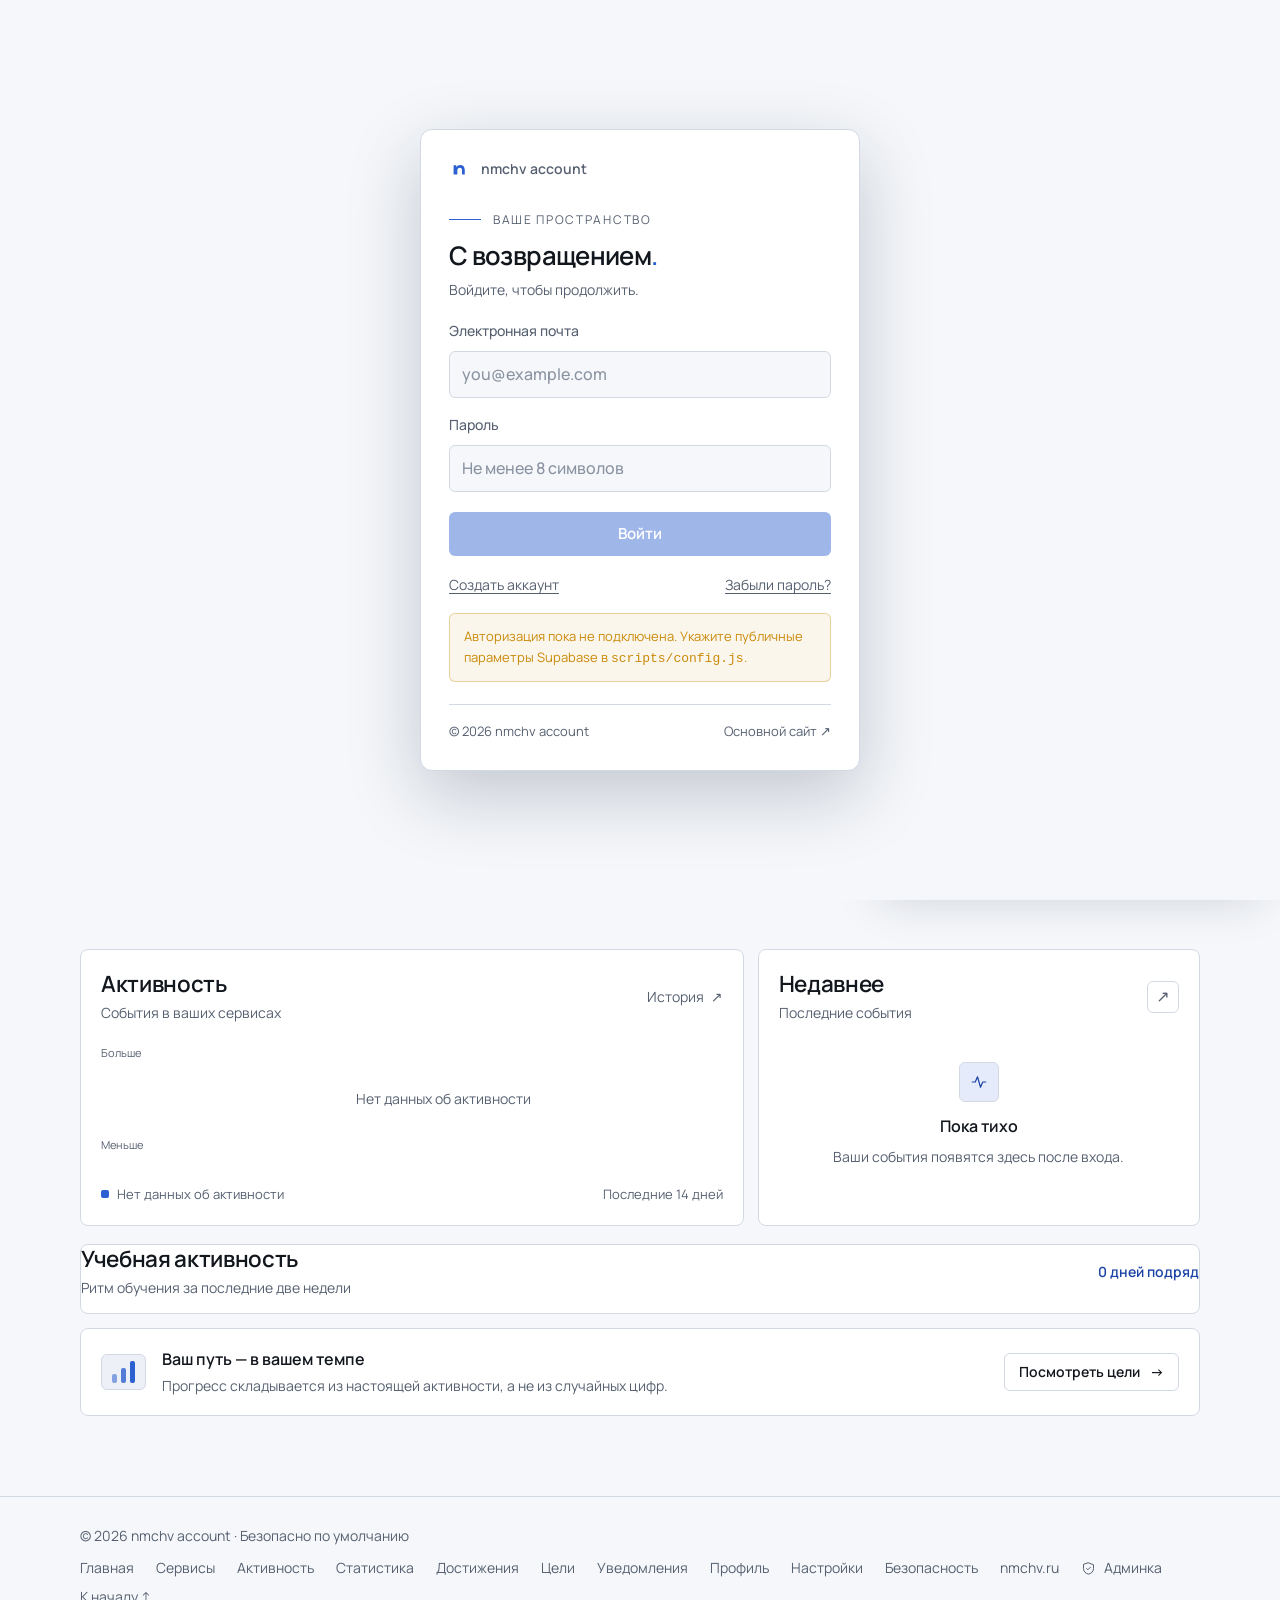
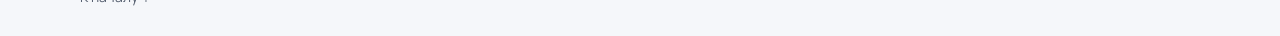
<file: index.html>
<!doctype html>
<html lang="ru">
  <head>
    <meta charset="utf-8">
    <meta name="viewport" content="width=device-width, initial-scale=1, viewport-fit=cover">
    <meta name="theme-color" content="#08090b">
    <meta name="color-scheme" content="dark light">
    <script src="./theme.js"></script>
    <meta name="description" content="Единый личный кабинет экосистемы nmchv">
    <meta name="apple-mobile-web-app-capable" content="yes">
    <meta name="apple-mobile-web-app-status-bar-style" content="black-translucent">
    <title>Аккаунт — nmchv</title>
    <link rel="manifest" href="./manifest.json">
    <link rel="icon" href="./assets/icons/icon.svg" type="image/svg+xml">
    <link rel="preconnect" href="https://fonts.googleapis.com">
    <link rel="preconnect" href="https://fonts.gstatic.com" crossorigin>
    <link href="https://fonts.googleapis.com/css2?family=Manrope:wght@400;500;600;700&display=swap" rel="stylesheet">
    <link rel="stylesheet" href="./styles/tokens.css">
    <link rel="stylesheet" href="./styles/app.css?v=9">
    <script type="module" src="./scripts/app.js"></script>
  </head>
  <body>
    <a class="skip-link" href="#main">К содержимому</a>
    <header class="site-header" id="site-header">
      <div class="container">
        <a class="brand" href="#overview" aria-label="nmchv account — главная">
            <svg class="brand-mark" viewBox="0 0 24 24" aria-hidden="true" focusable="false"><path d="M5 18V8h3v2c1-1.6 2.4-2.4 4.2-2.4 3.2 0 5 2.2 5 5.4V18h-3v-4.8c0-1.7-.8-2.7-2.3-2.7-1.6 0-2.8 1.1-2.8 3V18z" fill="currentColor" /></svg>
          <span class="brand-name">nmchv<span>account</span></span>
        </a>
        <div class="header-actions">
          <button class="icon-button notification-button" type="button" data-navigate="notifications" aria-label="Уведомления"><span data-icon="bell"></span><span class="notification-indicator" id="notification-indicator" hidden></span></button>
          <button class="icon-button" id="logout-button" type="button" aria-label="Выйти из аккаунта" title="Выйти из аккаунта" hidden><span data-icon="logout"></span></button>
          <button type="button" class="theme-toggle" data-theme-toggle data-label-light="Включить светлую тему" data-label-dark="Включить тёмную тему" aria-label="Включить светлую тему" title="Включить светлую тему">
            <svg class="icon-sun" viewBox="0 0 24 24" aria-hidden="true" focusable="false"><circle cx="12" cy="12" r="4" /><path d="M12 2.5v2.2M12 19.3v2.2M2.5 12h2.2M19.3 12h2.2M5.3 5.3l1.6 1.6M17.1 17.1l1.6 1.6M18.7 5.3l-1.6 1.6M6.9 17.1l-1.6 1.6" /></svg>
            <svg class="icon-moon" viewBox="0 0 24 24" aria-hidden="true" focusable="false"><path d="M20.5 14.2A8.5 8.5 0 0 1 9.8 3.5a8.5 8.5 0 1 0 10.7 10.7Z" /></svg>
          </button>
          <button class="topbar-avatar" id="topbar-avatar" type="button" data-navigate="profile" aria-label="Открыть профиль">n</button>
        </div>
      </div>
    </header>
    <div class="tabs-wrap">
      <div class="container">
        <nav class="tabs" aria-label="Разделы кабинета">
          <a class="nav-link" href="#overview" data-route="overview">Обзор</a>
          <a class="nav-link" href="#projects" data-route="projects">Сервисы</a>
          <a class="nav-link" href="#activity" data-route="activity">Активность</a>
          <a class="nav-link" href="#statistics" data-route="statistics">Статистика</a>
          <a class="nav-link" href="#achievements" data-route="achievements">Достижения</a>
          <a class="nav-link" href="#goals" data-route="goals">Цели</a>
          <a class="nav-link" href="#notifications" data-route="notifications">Уведомления <span class="nav-count" id="notification-count" hidden></span></a>
          <span class="nav-sep" aria-hidden="true"></span>
          <a class="nav-link" href="#profile" data-route="profile">Профиль</a>
          <a class="nav-link" href="#settings" data-route="settings">Настройки</a>
          <a class="nav-link" href="#security" data-route="security">Безопасность</a>
        </nav>
      </div>
    </div>

    <main class="content container" id="main">
          <div class="signed-out-banner" id="signed-out-banner">
            <span class="banner-icon" data-icon="lock"></span>
            <div class="banner-copy"><strong>Это ваш личный кабинет</strong><span>Войдите, чтобы увидеть свои сервисы и данные. Здесь нет демонстрационной статистики.</span></div>
            <button class="button button--primary button--small" type="button" data-auth="login">Войти в аккаунт <span aria-hidden="true">→</span></button>
          </div>

          <section class="view is-active" data-view="overview">
            <div class="page-heading page-heading--overview">
              <div>
                <div class="eyebrow"><span class="eyebrow-line"></span> ВАШЕ ПРОСТРАНСТВО</div>
                <h1 id="overview-greeting">Добрый день<span class="heading-period">.</span></h1>
                <p class="page-description" id="overview-description">Всё, что важно в экосистеме nmchv — в одном месте.</p>
              </div>
              <button class="button button--secondary" type="button" data-auth="login" id="overview-action"><span data-icon="login"></span> Войти в аккаунт</button>
            </div>

            <section class="weather-card weather-card--hero" id="weather-card" aria-label="Погода">
              <div class="weather-effects" id="weather-effects" aria-hidden="true">
                <span class="weather-sun"></span>
                <span class="weather-cloud cloud-a"></span>
                <span class="weather-cloud cloud-b"></span>
                <span class="weather-rain"><i></i><i></i><i></i><i></i><i></i><i></i></span>
                <span class="weather-stars"><i></i><i></i><i></i><i></i><i></i></span>
              </div>
              <div class="weather-main">
                <div class="weather-copy"><span class="weather-city" id="weather-city">Ростов-на-Дону</span><strong id="weather-summary">Загружаем погоду…</strong><span id="weather-updated">Погода сейчас</span></div>
                <div class="weather-temperature" id="weather-temperature">—°</div>
              </div>
              <button class="weather-more" id="weather-more" type="button" aria-label="Подробнее о погоде">Подробнее <span aria-hidden="true">↗</span></button>
            </section>

            <div class="overview-grid">
              <article class="metric-card metric-card--learning" aria-label="Время обучения">
                <div class="metric-top"><span class="metric-label">Время обучения</span><span class="metric-icon metric-icon--amber" data-icon="clock"></span></div>
                <div class="metric-value" id="metric-time">—</div>
                <div class="metric-foot" id="metric-time-note">Общее время активных занятий во всех сервисах</div>
              </article>
              <div class="overview-services">
                <div class="section-heading">
                  <div><h2>Мои сервисы</h2><p>Ваши сервисы экосистемы nmchv</p></div>
                  <a class="text-link" href="#projects">Все сервисы <span aria-hidden="true">↗</span></a>
                </div>
                <div class="project-grid project-grid--overview" id="overview-projects"></div>
              </div>
            </div>

            <div class="overview-lower">
              <section class="panel activity-panel">
                <div class="panel-heading"><div><h2>Активность</h2><p>События в ваших сервисах</p></div><a class="text-link" href="#activity">История <span aria-hidden="true">↗</span></a></div>
                <div class="activity-chart-wrap">
                  <div class="chart-y-labels" aria-hidden="true"><span>Больше</span><span>Меньше</span></div>
                  <div class="activity-chart" id="activity-chart" aria-label="График активности за последние 14 дней"></div>
                </div>
                <div class="chart-legend"><span><i></i> Нет данных об активности</span><span id="chart-range">Последние 14 дней</span></div>
              </section>
              <section class="panel recent-panel">
                <div class="panel-heading"><div><h2>Недавнее</h2><p>Последние события</p></div><a class="icon-link" href="#activity" aria-label="Вся активность">↗</a></div>
                <div class="activity-list" id="recent-activity"></div>
              </section>
            </div>

            <section class="panel streak-panel">
              <div class="panel-heading"><div><h2>Учебная активность</h2><p>Ритм обучения за последние две недели</p></div><strong class="streak-count" id="streak-count">0 дней подряд</strong></div>
              <div class="streak-days" id="streak-days" aria-label="Учебная активность по дням"></div>
            </section>

            <div class="bottom-callout">
              <div class="callout-symbol" aria-hidden="true"><span></span><span></span><span></span></div>
              <div><strong>Ваш путь — в вашем темпе</strong><p>Прогресс складывается из настоящей активности, а не из случайных цифр.</p></div>
              <a href="#goals" class="button button--secondary button--small">Посмотреть цели <span aria-hidden="true">→</span></a>
            </div>
          </section>

          <section class="view" data-view="projects">
            <div class="page-heading"><div><div class="eyebrow"><span class="eyebrow-line"></span> ЭКОСИСТЕМА</div><h1>Мои сервисы<span class="heading-period">.</span></h1><p class="page-description">Сервисы, к которым у вас есть доступ.</p></div></div>
            <div class="project-grid" id="projects-grid"></div>
          </section>

          <section class="view" data-view="activity">
            <div class="page-heading"><div><div class="eyebrow"><span class="eyebrow-line"></span> ВАШ ПУТЬ</div><h1>Активность<span class="heading-period">.</span></h1><p class="page-description">История событий в подключённых сервисах.</p></div></div>
            <section class="panel page-panel"><div class="panel-heading"><div><h2>Последние события</h2><p>За последние 30 дней</p></div></div><div class="activity-list activity-list--full" id="activity-list"></div></section>
          </section>

          <section class="view" data-view="statistics">
            <div class="page-heading"><div><div class="eyebrow"><span class="eyebrow-line"></span> В ЦИФРАХ</div><h1>Статистика<span class="heading-period">.</span></h1><p class="page-description">Общий обзор активности во всех сервисах.</p></div></div>
            <div class="metric-grid metric-grid--statistics">
              <article class="metric-card"><div class="metric-top"><span class="metric-label">Событий за 30 дней</span><span class="metric-icon metric-icon--blue" data-icon="activity"></span></div><div class="metric-value" id="stats-events">—</div><div class="metric-foot" id="stats-events-note">Нет подключённых данных</div></article>
              <article class="metric-card"><div class="metric-top"><span class="metric-label">Активные дни</span><span class="metric-icon metric-icon--violet" data-icon="calendar"></span></div><div class="metric-value" id="stats-days">—</div><div class="metric-foot">За последние 30 дней</div></article>
              <article class="metric-card"><div class="metric-top"><span class="metric-label">Завершённые тесты</span><span class="metric-icon metric-icon--mint" data-icon="check"></span></div><div class="metric-value" id="stats-tests">—</div><div class="metric-foot">По данным подключённых сервисов</div></article>
              <article class="metric-card"><div class="metric-top"><span class="metric-label">Выполнено заданий</span><span class="metric-icon metric-icon--amber" data-icon="trend"></span></div><div class="metric-value" id="stats-tasks">—</div><div class="metric-foot">По данным подключённых сервисов</div></article>
            </div>
            <section class="panel page-panel statistics-panel">
              <div class="panel-heading"><div><h2>Ритм активности</h2><p>Фильтруйте периоды и сервисы, нажимайте на точки графика</p></div></div>
              <div class="inline-error" id="statistics-error" role="alert" hidden></div>
              <div class="chart-controls" role="group" aria-label="Период графика">
                <button class="chart-filter is-active" type="button" data-chart-days="14">14 дней</button>
                <button class="chart-filter" type="button" data-chart-days="30">30 дней</button>
              </div>
              <div class="chart-controls chart-service-filters" id="chart-services" aria-label="Фильтр по сервису"></div>
              <div class="interactive-chart" id="statistics-chart"></div>
            </section>
            <div class="stats-breakdown" id="stats-breakdown"></div>
          </section>

          <section class="view" data-view="achievements">
            <div class="page-heading"><div><div class="eyebrow"><span class="eyebrow-line"></span> ВАШИ РЕЗУЛЬТАТЫ</div><h1>Достижения<span class="heading-period">.</span></h1><p class="page-description">Заслуженные результаты из подключённых сервисов.</p></div></div>
            <div class="achievement-grid" id="achievements-grid"></div>
          </section>

          <section class="view" data-view="goals">
            <div class="page-heading page-heading--with-action"><div><div class="eyebrow"><span class="eyebrow-line"></span> СВОЙ РИТМ</div><h1>Цели<span class="heading-period">.</span></h1><p class="page-description">Небольшие шаги, которые помогают двигаться вперёд.</p></div><button class="button button--primary" id="add-goal-button" type="button"><span aria-hidden="true">＋</span> Новая цель</button></div>
            <div class="goal-grid" id="goals-grid"></div>
          </section>

          <section class="view" data-view="notifications">
            <div class="page-heading"><div><div class="eyebrow"><span class="eyebrow-line"></span> ВАЖНОЕ</div><h1>Уведомления<span class="heading-period">.</span></h1><p class="page-description">Только то, что действительно заслуживает внимания.</p></div></div>
            <section class="panel page-panel"><div class="panel-heading"><div><h2>Центр уведомлений</h2><p>События вашего аккаунта и сервисов</p></div></div><div class="notification-list" id="notifications-list"></div></section>
          </section>

          <section class="view" data-view="profile">
            <div class="page-heading"><div><div class="eyebrow"><span class="eyebrow-line"></span> ВАШ АККАУНТ</div><h1>Профиль<span class="heading-period">.</span></h1><p class="page-description">Как вас видят в экосистеме nmchv.</p></div></div>
            <section class="panel settings-panel">
              <div class="profile-intro"><span class="avatar avatar--large" id="profile-avatar">n</span><div><h2 id="profile-heading">Профиль</h2><p id="profile-email">Войдите, чтобы управлять профилем</p></div><span class="profile-status" id="profile-status">Не подключён</span></div>
              <div class="inline-error profile-error" id="profile-data-error" role="alert" hidden></div>
              <form id="profile-form" class="form-grid">
                <label class="field"><span>Имя</span><input name="display_name" maxlength="80" autocomplete="name" placeholder="Как к вам обращаться"></label>
                <label class="field"><span>Имя пользователя</span><input name="username" maxlength="40" autocomplete="username" placeholder="username"></label>
                <label class="field"><span>Ссылка на аватар</span><input name="avatar_url" type="url" maxlength="2048" placeholder="https://example.com/avatar.jpg"></label>
                <label class="field"><span>Загрузить аватар</span><input name="avatar_file" type="file" accept="image/png,image/jpeg,image/webp,image/avif"></label>
                <label class="field field--wide"><span>О себе</span><textarea name="bio" maxlength="240" rows="3" placeholder="Несколько слов о себе"></textarea></label>
                <label class="field"><span>Язык</span><select name="preferred_language"><option value="ru">Русский</option><option value="en">English</option></select></label>
                <label class="field"><span>Часовой пояс</span><input name="timezone" maxlength="64" placeholder="Europe/Moscow"></label>
                <label class="field"><span>Город для погоды</span><input name="weather_city" maxlength="120" placeholder="Ростов-на-Дону"></label>
                <label class="field field--wide"><span class="toggle-control"><input id="privacy-toggle" type="checkbox" checked><span>Не публиковать профиль и учебную активность</span></span></label>
                <div class="form-actions field--wide"><span class="form-hint">Изменения доступны только после подключения аккаунта.</span><button class="button button--primary" type="submit">Сохранить профиль</button></div>
              </form>
            </section>
          </section>

          <section class="view" data-view="settings">
            <div class="page-heading"><div><div class="eyebrow"><span class="eyebrow-line"></span> ВАШИ ПРЕДПОЧТЕНИЯ</div><h1>Настройки<span class="heading-period">.</span></h1><p class="page-description">Внешний вид, конфиденциальность и связь с командой.</p></div></div>
            <div class="settings-stack">
              <section class="panel settings-option"><div><h2>Тема оформления</h2><p>Выберите удобный вариант внешнего вида кабинета.</p></div><select id="theme-select" aria-label="Тема оформления"><option value="dark">Тёмная</option><option value="light">Светлая</option><option value="system">Как в системе</option></select></section>
              <section class="panel settings-option"><div><h2>Конфиденциальность</h2><p>Профиль и учебная активность по умолчанию видны только вам.</p></div><a class="button button--secondary button--small" href="#profile" data-route="profile">Настроить профиль</a></section>
              <section class="panel settings-option"><div><h2>Обратная связь</h2><p>Канал обратной связи появится здесь после завершения разработки.</p></div><button class="button button--secondary button--small" id="feedback-button" type="button">Написать нам</button></section>
            </div>
          </section>

          <section class="view" data-view="security">
            <div class="page-heading"><div><div class="eyebrow"><span class="eyebrow-line"></span> ВАШИ ДАННЫЕ</div><h1>Безопасность<span class="heading-period">.</span></h1><p class="page-description">Доступ к аккаунту и активные сессии.</p></div></div>
            <div class="security-stack">
              <section class="panel security-card"><div class="security-icon" data-icon="mail"></div><div class="security-copy"><h2>Электронная почта</h2><p id="security-email">Не подключена</p></div><span class="security-badge" id="email-verified">—</span></section>
              <section class="panel security-card security-card--form"><div class="security-icon" data-icon="lock"></div><div class="security-copy"><h2>Пароль</h2><p>Используйте уникальный пароль для аккаунта.</p></div><button class="button button--secondary button--small" type="button" data-auth="reset">Изменить пароль</button></section>
              <section class="panel security-card"><div class="security-icon" data-icon="device"></div><div class="security-copy"><h2>Активная сессия</h2><p id="session-description">Данные появятся после входа</p></div><div class="security-actions"><button class="button button--secondary button--small" id="signout-current" type="button">Это устройство</button><button class="button button--secondary button--small" id="signout-button" type="button">Все устройства</button></div></section>
              <section class="panel security-card security-card--muted"><div class="security-icon" data-icon="key"></div><div class="security-copy"><h2>Ключи доступа (Passkey)</h2><p>Временно отключено. Вход выполняется по паролю.</p></div><span class="coming-soon">Отключено</span></section>
            </div>
          </section>
          <section class="view" data-view="admin">
            <div class="page-heading"><div><div class="eyebrow"><span class="eyebrow-line"></span> ДЛЯ АДМИНИСТРАТОРА</div><h1>Админка<span class="heading-period">.</span></h1><p class="page-description">Пользователи, их данные и доступы к сервисам.</p></div><button class="button button--secondary" id="admin-refresh" type="button">Обновить</button></div>
            <div class="inline-error" id="admin-error" role="alert" hidden></div>

            <div id="admin-list-view">
              <div class="admin-tabs" role="tablist">
                <button class="admin-tab is-active" type="button" role="tab" data-admin-action="tab" data-tab="users">Пользователи</button>
                <button class="admin-tab" type="button" role="tab" data-admin-action="tab" data-tab="projects">Сервисы</button>
                <button class="admin-tab" type="button" role="tab" data-admin-action="tab" data-tab="legal">Документы</button>
              </div>

              <div id="admin-users-panel">
                <div class="metric-grid metric-grid--statistics">
                  <article class="metric-card"><div class="metric-top"><span class="metric-label">Пользователей</span><span class="metric-icon metric-icon--blue" data-icon="profile"></span></div><div class="metric-value" id="admin-users">—</div><div class="metric-foot">Всего аккаунтов</div></article>
                  <article class="metric-card"><div class="metric-top"><span class="metric-label">Событий</span><span class="metric-icon metric-icon--violet" data-icon="activity"></span></div><div class="metric-value" id="admin-events">—</div><div class="metric-foot">За всё время</div></article>
                  <article class="metric-card"><div class="metric-top"><span class="metric-label">Новых за 7 дней</span><span class="metric-icon metric-icon--mint" data-icon="trend"></span></div><div class="metric-value" id="admin-new">—</div><div class="metric-foot">Регистрации</div></article>
                  <article class="metric-card"><div class="metric-top"><span class="metric-label">Активных за 7 дней</span><span class="metric-icon metric-icon--amber" data-icon="check"></span></div><div class="metric-value" id="admin-active">—</div><div class="metric-foot">Есть события</div></article>
                </div>
                <section class="panel page-panel">
                  <div class="panel-heading"><div><h2>Пользователи</h2><p id="admin-users-count">—</p></div><input class="admin-search" id="admin-search" type="search" placeholder="Поиск по почте или имени" aria-label="Поиск пользователей"></div>
                  <div class="table-wrap"><table class="admin-table"><thead><tr><th>Пользователь</th><th>Username</th><th>События</th><th>Активность</th><th>Регистрация</th><th></th></tr></thead><tbody id="admin-users-body"></tbody></table></div>
                </section>
              </div>

              <div id="admin-projects-panel" hidden>
                <section class="panel page-panel">
                  <div class="panel-heading"><div><h2>Сервисы</h2><p>Статус и видимость в каталоге кабинета</p></div></div>
                  <div class="table-wrap"><table class="admin-table"><thead><tr><th>Сервис</th><th>Статус</th><th>Видимость</th><th></th></tr></thead><tbody id="admin-projects-body"></tbody></table></div>
                </section>
              </div>

              <div id="admin-legal-panel" hidden>
                <section class="panel page-panel">
                  <div class="panel-heading"><div><h2>Документы для регистрации</h2><p>Загрузите PDF-файлы — ссылки в форме регистрации обновятся автоматически</p></div></div>
                  <div class="admin-legal-list" id="admin-legal-list"></div>
                  <p class="form-hint" style="margin-top:14px">Файлы сохраняются в Supabase Storage (bucket <code>legal</code>, публичный доступ). Имена файлов: <code>user-agreement.pdf</code>, <code>privacy-policy.pdf</code>, <code>personal-data-consent.pdf</code>.</p>
                </section>
              </div>
            </div>

            <div id="admin-user-view" hidden></div>
          </section>
    </main>

    <footer class="footer">
      <div class="container">
        <span>© 2026 nmchv account · Безопасно по умолчанию</span>
        <nav class="footer-links" aria-label="Экосистема nmchv">
          <a href="#overview" data-route="overview">Главная</a>
          <a href="#projects" data-route="projects">Сервисы</a>
          <a href="#activity" data-route="activity">Активность</a>
          <a href="#statistics" data-route="statistics">Статистика</a>
          <a href="#achievements" data-route="achievements">Достижения</a>
          <a href="#goals" data-route="goals">Цели</a>
          <a href="#notifications" data-route="notifications">Уведомления</a>
          <a href="#profile" data-route="profile">Профиль</a>
          <a href="#settings" data-route="settings">Настройки</a>
          <a href="#security" data-route="security">Безопасность</a>
          <a href="https://nmchv.ru/" rel="noopener noreferrer">nmchv.ru</a>
          <button class="footer-admin" id="admin-button" type="button"><span data-icon="shield"></span> Админка</button>
          <button type="button" id="back-to-top">К началу ↑</button>
        </nav>
      </div>
    </footer>

    <section class="auth-screen" id="auth-screen" aria-labelledby="auth-title">
      <div class="auth-card">
      <a class="dialog-brand" href="https://nmchv.ru/" aria-label="nmchv account — основной сайт"><svg class="brand-mark" viewBox="0 0 24 24" aria-hidden="true" focusable="false"><path d="M5 18V8h3v2c1-1.6 2.4-2.4 4.2-2.4 3.2 0 5 2.2 5 5.4V18h-3v-4.8c0-1.7-.8-2.7-2.3-2.7-1.6 0-2.8 1.1-2.8 3V18z" fill="currentColor" /></svg><span>nmchv account</span></a>
      <div class="dialog-heading"><div class="eyebrow"><span class="eyebrow-line"></span> ВАШЕ ПРОСТРАНСТВО</div><h2 id="auth-title">С возвращением<span class="heading-period">.</span></h2><p id="auth-description">Войдите, чтобы продолжить.</p></div>
      <div class="auth-error" id="auth-error" role="alert" hidden></div>
      <form class="auth-form" id="auth-form">
        <label class="field" id="display-name-field" hidden><span>Имя</span><input name="display_name" maxlength="80" autocomplete="name" placeholder="Как к вам обращаться"></label>
        <fieldset class="role-picker" id="role-field" hidden disabled>
          <legend>Кто вы?</legend>
          <label><input type="radio" name="role" value="student" required><span>Студент</span></label>
          <label><input type="radio" name="role" value="teacher" required><span>Учитель</span></label>
        </fieldset>
        <label class="field"><span>Электронная почта</span><input name="email" type="email" autocomplete="username email" autocapitalize="none" spellcheck="false" required placeholder="you@example.com"></label>
        <label class="field" id="password-field"><span>Пароль</span><input name="password" type="password" minlength="8" autocomplete="current-password" required placeholder="Не менее 8 символов"></label>
        <fieldset class="legal-consents" id="legal-consents" hidden>
          <legend>Документы для регистрации</legend>
          <label><input type="checkbox" name="legal_terms" required><span>Принимаю <a id="legal-link-user-agreement" data-legal-key="user-agreement" href="#" target="_blank" rel="noopener noreferrer">Пользовательское соглашение</a></span></label>
          <label><input type="checkbox" name="legal_privacy" required><span>Согласен(на) с <a id="legal-link-privacy-policy" data-legal-key="privacy-policy" href="#" target="_blank" rel="noopener noreferrer">Политикой конфиденциальности</a></span></label>
          <label><input type="checkbox" name="legal_data" required><span>Согласен(на) на <a id="legal-link-personal-data-consent" data-legal-key="personal-data-consent" href="#" target="_blank" rel="noopener noreferrer">обработку персональных данных</a></span></label>
        </fieldset>
        <button class="button button--primary auth-submit" type="submit" id="auth-submit">Войти</button>
      </form>
      <div class="auth-footer" id="auth-footer"><button type="button" class="text-button" data-auth="register">Создать аккаунт</button><button type="button" class="text-button" data-auth="reset">Забыли пароль?</button></div>
      <p class="auth-config-note" id="auth-config-note" hidden>Авторизация пока не подключена. Укажите публичные параметры Supabase в <code>scripts/config.js</code>.</p>
      <footer class="auth-screen-footer"><span>© 2026 nmchv account</span><a href="https://nmchv.ru/" target="_blank" rel="noopener noreferrer">Основной сайт ↗</a></footer>
      </div>
    </section>

    <dialog class="dialog dialog--compact" id="goal-dialog" aria-labelledby="goal-title">
      <form method="dialog" class="dialog-close-form"><button class="icon-button dialog-close" aria-label="Закрыть">×</button></form>
      <div class="dialog-heading"><div class="eyebrow"><span class="eyebrow-line"></span> СЛЕДУЮЩИЙ ШАГ</div><h2 id="goal-title">Новая цель<span class="heading-period">.</span></h2><p>Выберите направление и удобный период.</p></div>
      <div class="auth-error" id="goal-error" role="alert" hidden></div>
      <form class="auth-form" id="goal-form">
        <label class="field"><span>Название</span><input name="title" maxlength="100" required placeholder="Например, заниматься регулярно"></label>
        <label class="field"><span>Тип цели</span><select name="metric" required><option value="tasks">Выполнить задания</option><option value="tests">Завершить тесты</option><option value="minutes">Уделить времени (мин)</option></select></label>
        <label class="field"><span>Целевое значение</span><input name="target_value" type="number" min="1" max="100000" required value="5"></label>
        <label class="field"><span>Период</span><select name="period" required><option value="weekly">Неделя</option><option value="monthly">Месяц</option></select></label>
        <button class="button button--primary auth-submit" type="submit">Создать цель</button>
      </form>
    </dialog>
    <dialog class="dialog dialog--compact weather-dialog weather-dialog--full" id="weather-dialog" aria-labelledby="weather-dialog-title">
      <form method="dialog" class="dialog-close-form"><button class="icon-button dialog-close" aria-label="Закрыть">×</button></form>
      <div class="weather-dialog-head">
        <div>
          <div class="eyebrow"><span class="eyebrow-line"></span> ПОГОДА СЕЙЧАС</div>
          <h2 id="weather-dialog-title">Ростов-на-Дону</h2>
          <p class="weather-dialog-subtitle" id="weather-detail-summary">Загрузка…</p>
        </div>
        <div class="weather-dialog-temp"><span class="weather-detail-icon" id="weather-detail-icon">☀</span><strong id="weather-detail-temperature">—°</strong></div>
      </div>
      <div class="weather-dialog-visual" id="weather-dialog-visual" aria-hidden="true"></div>
      <div class="weather-details weather-details--rich" id="weather-details"></div>
    </dialog>
    <dialog class="dialog dialog--compact" id="task-dialog" aria-labelledby="task-dialog-title">
      <form method="dialog" class="dialog-close-form"><button class="icon-button dialog-close" aria-label="Закрыть">×</button></form>
      <div class="dialog-heading"><div class="eyebrow"><span class="eyebrow-line"></span> МАЛЕНЬКИЙ ШАГ</div><h2 id="task-dialog-title">Новая задача<span class="heading-period">.</span></h2><p>Добавьте понятное действие для вашей цели.</p></div>
      <div class="auth-error" id="task-error" role="alert" hidden></div>
      <form class="auth-form" id="task-form">
        <input name="goal_id" type="hidden">
        <label class="field"><span>Что нужно сделать?</span><input name="title" maxlength="160" required placeholder="Например, пройти один урок"></label>
        <label class="field"><span>Срок (необязательно)</span><input name="due_at" type="date"></label>
        <button class="button button--primary auth-submit" type="submit">Добавить задачу</button>
      </form>
    </dialog>
    <div class="toast-region" id="toast-region" aria-live="polite" aria-atomic="true"></div>
  </body>
</html>
</file>
<file: styles/tokens.css>
/* ============================================================
   Дизайн-токены nmchv account.
   Те же значения, что в nmchv.ru (web) и Геотренажёре:
   тёмная тема по умолчанию, светлая — data-theme="light" на <html>
   (его выставляет theme.js, общий для всей экосистемы).
   ============================================================ */
:root {
  --color-background: #08090b;
  --color-surface: #111318;
  --color-surface-elevated: #191d24;
  --color-text-primary: #f2f4f7;
  --color-text-secondary: #969eab;
  --color-accent: #5b8def;
  --color-accent-hover: #a5c4ff;
  --color-border: #292e38;
  --color-ok: #3bc48a;
  --color-bad: #ef5b64;
  --color-warn: #e5a921;

  /* вспомогательные цвета, которые меняются вместе с темой */
  --on-accent: #06080c;
  --header-bg: rgb(8 9 11 / .82);
  --overlay: rgb(8 9 11 / .72);
  --shadow-lg: 0 18px 48px rgb(0 0 0 / .45);
  --shadow-xl: 0 24px 72px rgb(0 0 0 / .5);
  --placeholder: #6b7380;
  color-scheme: dark;

  --font-sans: 'Manrope Variable', 'Manrope', system-ui, -apple-system, 'Segoe UI', Roboto, 'Helvetica Neue', Arial, sans-serif;

  --radius: 6px;
  --radius-lg: 8px;

  /* полупрозрачные заливки: одинаково работают в обеих темах */
  --fill-subtle: color-mix(in srgb, var(--color-text-primary) 4%, transparent);
  --fill-hover: color-mix(in srgb, var(--color-text-primary) 8%, transparent);
  --accent-soft: color-mix(in srgb, var(--color-accent) 12%, transparent);
  --accent-line: color-mix(in srgb, var(--color-accent) 35%, transparent);
  --gutter: clamp(16px, 4vw, 48px);
  --max: 1120px;
  --header-h: 60px;
  --tabs-h: 46px;

  /* шкала шрифтов: базовый размер — как в экосистеме, без масштабирования html */
  --fs-body: 1rem;
  --fs-small: 0.875rem;
  --fs-xs: 0.8125rem;
  --fs-h1: clamp(1.9rem, 1.35rem + 2.4vw, 3rem);
  --fs-h2: clamp(1.15rem, 1.05rem + .5vw, 1.4rem);

  --ease: cubic-bezier(0.22, 0.61, 0.36, 1);
}

:root[data-theme='light'] {
  --color-background: #f5f7fa;
  --color-surface: #ffffff;
  --color-surface-elevated: #edf1f7;
  --color-text-primary: #12161d;
  --color-text-secondary: #566070;
  --color-accent: #2c5fd0;
  --color-accent-hover: #1b43a6;
  --color-border: #d3d9e3;
  --color-ok: #1f9d68;
  --color-bad: #d6404a;
  --color-warn: #c98a0a;

  --on-accent: #ffffff;
  --header-bg: rgb(245 247 250 / .85);
  --overlay: rgb(245 247 250 / .8);
  --shadow-lg: 0 18px 48px rgb(20 33 61 / .18);
  --shadow-xl: 0 24px 72px rgb(20 33 61 / .22);
  --placeholder: #8a93a1;
  color-scheme: light;
}
</file>
<file: styles/app.css>
/* ============================================================
   nmchv account — оформление в стилистике nmchv.ru и Геотренажёра.
   Базовый размер шрифта — 16px (html не масштабируется),
   шапка + вкладки + контейнер вместо боковой панели.
   ============================================================ */
*, *::before, *::after { box-sizing: border-box; }

html { min-width: 320px; scroll-behavior: smooth; -webkit-text-size-adjust: 100%; background: var(--color-background); }
body { margin: 0; min-height: 100vh; display: flex; flex-direction: column; color: var(--color-text-primary); background: var(--color-background); font-family: var(--font-sans); font-size: var(--fs-body); line-height: 1.6; -webkit-font-smoothing: antialiased; overflow-x: hidden; padding-bottom: env(safe-area-inset-bottom, 0px); }
button, input, textarea, select { font: inherit; color: inherit; }
button { cursor: pointer; -webkit-tap-highlight-color: transparent; }
a { color: inherit; text-decoration: none; -webkit-tap-highlight-color: transparent; }
h1, h2, h3, p, ul, ol { margin: 0; padding: 0; }
ul, ol { list-style: none; }
svg { display: block; max-width: 100%; }
::selection { background: rgb(91 141 239 / .35); }
:focus-visible { outline: 2px solid var(--color-accent-hover); outline-offset: 3px; border-radius: 2px; }
[hidden] { display: none !important; }

.container { width: 100%; max-width: calc(var(--max) + var(--gutter) * 2); margin-inline: auto; padding-inline: var(--gutter); }
.skip-link { position: fixed; top: 8px; left: 8px; z-index: 100; padding: 10px 14px; background: var(--color-surface-elevated); border: 1px solid var(--color-accent); border-radius: var(--radius); transform: translateY(-200%); }
.skip-link:focus { transform: none; }

/* ---------- Шапка ---------- */
.site-header { position: sticky; top: 0; z-index: 50; height: var(--header-h); background: var(--header-bg); backdrop-filter: blur(10px); -webkit-backdrop-filter: blur(10px); }
.site-header .container { height: 100%; display: flex; align-items: center; justify-content: space-between; gap: 16px; }
.brand { display: inline-flex; align-items: center; gap: 12px; min-height: 44px; font-weight: 600; font-size: .95rem; letter-spacing: .01em; }
.brand-mark { width: 24px; height: 24px; color: var(--color-accent); }
.brand-name { display: inline-flex; align-items: baseline; gap: 8px; white-space: nowrap; }
.brand-name span { color: var(--color-text-secondary); font-weight: 500; font-size: var(--fs-small); }
.header-actions { display: flex; align-items: center; gap: 10px; }

.connection-status { display: inline-flex; align-items: center; gap: 8px; margin-right: 6px; color: var(--color-text-secondary); font-size: var(--fs-xs); white-space: nowrap; }
.status-dot { width: 7px; height: 7px; border-radius: 50%; background: var(--color-warn); }
.connection-status.is-connected .status-dot { background: var(--color-ok); }
.connection-status.is-error .status-dot { background: var(--color-bad); }

.icon-button, .theme-toggle { position: relative; display: inline-grid; place-items: center; flex: none; width: 40px; height: 40px; padding: 0; border: 1px solid var(--color-border); border-radius: 50%; background: transparent; color: var(--color-text-secondary); transition: color .25s var(--ease), border-color .25s var(--ease), background-color .25s var(--ease); }
.icon-button:hover, .theme-toggle:hover { color: var(--color-text-primary); border-color: var(--color-accent); background: var(--color-surface-elevated); }
.icon-button [data-icon], .icon-button svg { width: 18px; height: 18px; }
.theme-toggle svg { width: 19px; height: 19px; fill: none; stroke: currentColor; stroke-width: 1.6; stroke-linecap: round; stroke-linejoin: round; }
.theme-toggle .icon-moon { display: none; }
:root[data-theme='light'] .theme-toggle .icon-sun { display: none; }
:root[data-theme='light'] .theme-toggle .icon-moon { display: block; }
.notification-indicator { position: absolute; top: 8px; right: 9px; width: 8px; height: 8px; border: 2px solid var(--color-background); border-radius: 50%; background: var(--color-accent); }
.topbar-avatar { display: grid; place-items: center; flex: none; width: 40px; height: 40px; padding: 0; border: 1px solid var(--color-border); border-radius: 50%; overflow: hidden; color: var(--color-accent-hover); background: var(--color-surface-elevated); font-size: var(--fs-small); font-weight: 700; transition: border-color .25s var(--ease); }
.topbar-avatar:hover { border-color: var(--color-accent); }
.topbar-avatar img { width: 100%; height: 100%; object-fit: cover; }

/* короткая плавная смена цветов при переключении темы */
html.theme-anim, html.theme-anim *, html.theme-anim *::before, html.theme-anim *::after { transition: background-color .3s var(--ease), color .3s var(--ease), border-color .3s var(--ease), fill .3s var(--ease), stroke .3s var(--ease), box-shadow .3s var(--ease) !important; }

/* ---------- Вкладки разделов ---------- */
.tabs-wrap { position: sticky; top: var(--header-h); z-index: 40; border-bottom: 1px solid var(--color-border); background: var(--header-bg); backdrop-filter: blur(10px); -webkit-backdrop-filter: blur(10px); }
.tabs { display: flex; align-items: center; gap: clamp(16px, 2.6vw, 30px); overflow-x: auto; scrollbar-width: none; -webkit-overflow-scrolling: touch; }
.tabs::-webkit-scrollbar { display: none; }
.nav-link { position: relative; display: inline-flex; flex: none; align-items: center; gap: 8px; min-height: var(--tabs-h); padding: 0; color: var(--color-text-secondary); font-size: var(--fs-small); white-space: nowrap; transition: color .25s var(--ease); }
.nav-link::after { content: ''; position: absolute; left: 0; right: 0; bottom: -1px; height: 2px; background: var(--color-accent); transform: scaleX(0); transform-origin: left; transition: transform .3s var(--ease); }
.nav-link:hover { color: var(--color-text-primary); }
.nav-link:hover::after { transform: scaleX(1); }
.nav-link.is-active { color: var(--color-text-primary); font-weight: 600; }
.nav-link.is-active::after { transform: scaleX(1); }
.nav-sep { flex: none; width: 1px; height: 18px; background: var(--color-border); }
.nav-count { display: inline-grid; min-width: 20px; height: 20px; place-items: center; padding: 0 6px; border-radius: 999px; color: var(--on-accent); background: var(--color-accent); font-size: .6875rem; font-weight: 700; line-height: 1; }

/* ---------- Каркас ---------- */
.content { flex: 1; padding-block: clamp(28px, 5vw, 56px) clamp(40px, 7vw, 80px); }
.footer { border-top: 1px solid var(--color-border); padding-block: 28px; color: var(--color-text-secondary); font-size: var(--fs-small); }
.footer .container { display: flex; flex-wrap: wrap; justify-content: space-between; gap: 10px 24px; }
.footer a { transition: color .25s var(--ease); }
.footer a:hover { color: var(--color-accent-hover); }
.footer-links { display: flex; flex-wrap: wrap; gap: 6px 22px; }

.signed-out-banner { display: flex; align-items: center; gap: 14px; padding: 14px 18px; margin-bottom: clamp(24px, 4vw, 36px); border: 1px solid var(--accent-line); border-radius: var(--radius-lg); background: var(--accent-soft); }
.banner-icon { display: grid; width: 36px; height: 36px; flex: none; place-items: center; border-radius: var(--radius); color: var(--color-accent-hover); background: var(--accent-soft); }
.banner-icon svg { width: 18px; height: 18px; }
.banner-copy { display: grid; gap: 2px; }
.banner-copy strong { font-size: var(--fs-body); font-weight: 600; }
.banner-copy span { color: var(--color-text-secondary); font-size: var(--fs-small); line-height: 1.5; }
.signed-out-banner .button { margin-left: auto; flex: none; }

.view { display: none; animation: appear .3s var(--ease) both; }
.view.is-active { display: block; }
@keyframes appear { from { opacity: 0; transform: translateY(6px); } to { opacity: 1; transform: none; } }

/* ---------- Заголовки страниц ---------- */
.page-heading { display: flex; align-items: flex-end; justify-content: space-between; gap: 24px; margin-bottom: clamp(24px, 4vw, 40px); }
.eyebrow { display: inline-flex; align-items: center; gap: 12px; color: var(--color-text-secondary); font-size: .75rem; letter-spacing: .14em; text-transform: uppercase; }
.eyebrow-line { display: inline-block; width: 32px; height: 1px; background: var(--color-accent); }
h1 { margin-top: 16px; font-size: var(--fs-h1); font-weight: 600; line-height: 1.08; letter-spacing: -.03em; text-wrap: balance; }
.heading-period { color: var(--color-accent); }
.page-description { max-width: 36em; margin-top: 14px; color: var(--color-text-secondary); font-size: 1.0625rem; line-height: 1.55; text-wrap: pretty; }

.section-heading, .panel-heading { display: flex; align-items: center; justify-content: space-between; gap: 16px; }
.section-heading { margin-bottom: 16px; }
.section-heading h2, .panel-heading h2 { font-size: var(--fs-h2); font-weight: 600; letter-spacing: -.015em; line-height: 1.25; }
.section-heading p, .panel-heading p { margin-top: 4px; color: var(--color-text-secondary); font-size: var(--fs-small); }
.text-link { color: var(--color-text-secondary); font-size: var(--fs-small); white-space: nowrap; transition: color .25s var(--ease); }
.text-link span { padding-left: 4px; }
.text-link:hover, .icon-link:hover { color: var(--color-accent-hover); }
.icon-link { display: grid; width: 32px; height: 32px; place-items: center; border: 1px solid var(--color-border); border-radius: var(--radius); color: var(--color-text-secondary); transition: color .25s var(--ease), border-color .25s var(--ease); }
.icon-link:hover { border-color: var(--color-accent); }

[data-icon] { display: inline-flex; width: 18px; height: 18px; flex: none; align-items: center; justify-content: center; }
[data-icon] svg { width: 100%; height: 100%; fill: none; stroke: currentColor; stroke-linecap: round; stroke-linejoin: round; stroke-width: 1.6; }

/* ---------- Показатели ---------- */
.metric-grid { display: grid; grid-template-columns: repeat(4, minmax(0, 1fr)); gap: 14px; margin-bottom: clamp(32px, 5vw, 48px); }
.metric-card { min-width: 0; padding: 18px 20px; border: 1px solid var(--color-border); border-radius: var(--radius-lg); background: var(--color-surface); }
.metric-top { display: flex; align-items: center; justify-content: space-between; gap: 10px; }
.metric-label { overflow: hidden; color: var(--color-text-secondary); font-size: var(--fs-small); text-overflow: ellipsis; white-space: nowrap; }
.metric-icon { display: grid; width: 32px; height: 32px; flex: none; place-items: center; border-radius: var(--radius); }
.metric-icon svg { width: 16px; height: 16px; }
.metric-icon--blue { color: var(--color-accent-hover); background: var(--accent-soft); }
.metric-icon--violet { color: #a99af5; background: rgb(156 139 244 / .12); }
.metric-icon--mint { color: var(--color-ok); background: color-mix(in srgb, var(--color-ok) 13%, transparent); }
.metric-icon--amber { color: var(--color-warn); background: color-mix(in srgb, var(--color-warn) 13%, transparent); }
:root[data-theme='light'] .metric-icon--violet { color: #6b55d8; }
.metric-value { margin-top: 18px; font-size: clamp(1.6rem, 1.3rem + 1vw, 2.1rem); font-weight: 700; letter-spacing: -.03em; line-height: 1.1; font-variant-numeric: tabular-nums; }
.metric-foot { overflow: hidden; margin-top: 8px; color: var(--color-text-secondary); font-size: var(--fs-xs); text-overflow: ellipsis; white-space: nowrap; }

/* ---------- Проекты ---------- */
.project-grid { display: grid; grid-template-columns: repeat(2, minmax(0, 1fr)); gap: 14px; }
.project-grid--overview { grid-template-columns: repeat(3, minmax(0, 1fr)); }
.project-card { position: relative; display: flex; min-height: 168px; flex-direction: column; padding: 20px; border: 1px solid var(--color-border); border-radius: var(--radius-lg); background: var(--color-surface); transition: border-color .25s var(--ease), background-color .25s var(--ease), transform .35s var(--ease); }
.project-card:hover { border-color: var(--color-accent); background: var(--color-surface-elevated); transform: translateY(-2px); }
.project-card-top { display: flex; align-items: center; justify-content: space-between; }
.project-symbol { display: grid; width: 38px; height: 38px; place-items: center; border: 1px solid var(--color-border); border-radius: var(--radius); color: var(--color-accent-hover); background: var(--color-surface-elevated); font-size: 1rem; font-weight: 700; }
.project-symbol svg { width: 18px; height: 18px; fill: none; stroke: currentColor; stroke-linecap: round; stroke-linejoin: round; stroke-width: 1.6; }
.project-status { display: inline-flex; align-items: center; gap: 6px; color: var(--color-ok); font-size: var(--fs-xs); font-weight: 600; }
.project-status::before { width: 6px; height: 6px; border-radius: 50%; background: currentColor; content: ""; }
.project-status--restricted { color: var(--color-warn); }
.project-status--maintenance { color: var(--color-bad); }
.project-card h3 { margin: 16px 0 6px; font-size: 1.0625rem; font-weight: 600; letter-spacing: -.01em; }
.project-card p { display: -webkit-box; overflow: hidden; color: var(--color-text-secondary); font-size: var(--fs-small); line-height: 1.55; -webkit-line-clamp: 3; -webkit-box-orient: vertical; }
.project-card-footer { display: flex; align-items: center; justify-content: space-between; gap: 12px; margin-top: auto; padding-top: 16px; color: var(--color-text-secondary); font-size: var(--fs-xs); }
.project-open { display: inline-flex; align-items: center; gap: 4px; color: var(--color-accent-hover); font-size: var(--fs-small); font-weight: 600; white-space: nowrap; }
.project-open:hover { text-decoration: underline; text-underline-offset: 3px; }
.project-open.is-disabled { color: var(--color-text-secondary); font-weight: 500; }
.project-open.is-disabled:hover { text-decoration: none; }
.project-access { overflow: hidden; max-width: 60%; text-overflow: ellipsis; white-space: nowrap; }

/* ---------- Панели ---------- */
.overview-lower { display: grid; grid-template-columns: minmax(0, 1.2fr) minmax(280px, .8fr); gap: 14px; margin-top: 14px; }
.panel { border: 1px solid var(--color-border); border-radius: var(--radius-lg); background: var(--color-surface); }
.activity-panel, .recent-panel { min-height: 240px; padding: 20px; }
.page-panel, .statistics-panel { padding: 22px; }

.activity-chart-wrap { display: grid; height: 130px; grid-template-columns: 52px 1fr; gap: 12px; padding-top: 20px; }
.chart-y-labels { display: flex; flex-direction: column; justify-content: space-between; color: var(--color-text-secondary); font-size: .6875rem; }
.activity-chart { display: grid; height: 100%; grid-template-columns: repeat(14, minmax(0, 1fr)); align-items: stretch; gap: 5px; }
.activity-chart:empty::after { grid-column: 1 / -1; align-self: center; justify-self: center; color: var(--color-text-secondary); content: "Нет данных об активности"; font-size: var(--fs-small); }
.chart-day { position: relative; display: flex; min-width: 0; flex-direction: column; align-items: center; justify-content: flex-end; }
.chart-bar { width: min(100%, 18px); height: var(--bar-height, 3px); min-height: 3px; border-radius: 3px 3px 1px 1px; background: var(--fill-hover); transition: background-color .25s var(--ease); }
.chart-day.has-activity .chart-bar { background: var(--color-accent); }
.chart-day:hover .chart-bar { background: var(--color-accent-hover); }
.chart-day span { position: absolute; bottom: -20px; color: var(--color-text-secondary); font-size: .6875rem; font-variant-numeric: tabular-nums; }
.chart-legend { display: flex; justify-content: space-between; gap: 12px; margin-top: 30px; color: var(--color-text-secondary); font-size: var(--fs-xs); }
.chart-legend span:first-child { display: flex; align-items: center; gap: 8px; }
.chart-legend i { width: 8px; height: 8px; border-radius: 2px; background: var(--color-accent); }
.activity-chart--large { height: 200px; padding: 24px 4px 0; border-bottom: 1px solid var(--color-border); margin-bottom: 30px; }
.activity-chart--large .chart-bar { width: min(100%, 26px); }
.activity-chart--large .chart-day span { bottom: -24px; font-size: var(--fs-xs); }

.activity-list { display: grid; }
.recent-panel .activity-list { margin-top: 14px; }
.activity-list--full { margin-top: 14px; }
.activity-row { display: flex; min-height: 56px; align-items: center; gap: 12px; border-bottom: 1px solid var(--color-border); }
.activity-list--full .activity-row { min-height: 64px; }
.activity-row:last-child { border-bottom: 0; }
.activity-symbol { display: grid; width: 32px; height: 32px; flex: none; place-items: center; border-radius: var(--radius); color: var(--color-accent-hover); background: var(--accent-soft); }
.activity-symbol svg { width: 16px; height: 16px; fill: none; stroke: currentColor; stroke-linecap: round; stroke-linejoin: round; stroke-width: 1.6; }
.activity-copy { display: grid; min-width: 0; gap: 1px; }
.activity-copy strong { overflow: hidden; font-size: var(--fs-small); font-weight: 600; text-overflow: ellipsis; white-space: nowrap; }
.activity-copy span { color: var(--color-text-secondary); font-size: var(--fs-xs); }
.activity-time { margin-left: auto; color: var(--color-text-secondary); font-size: var(--fs-xs); white-space: nowrap; }

.empty-state { display: flex; min-height: 150px; grid-column: 1 / -1; flex-direction: column; align-items: center; justify-content: center; padding: 24px; color: var(--color-text-secondary); text-align: center; }
.empty-state-icon { display: grid; width: 40px; height: 40px; place-items: center; margin-bottom: 12px; border: 1px solid var(--color-border); border-radius: var(--radius); color: var(--color-accent-hover); background: var(--accent-soft); }
.empty-state-icon svg { width: 18px; height: 18px; fill: none; stroke: currentColor; stroke-linecap: round; stroke-linejoin: round; stroke-width: 1.6; }
.empty-state strong { color: var(--color-text-primary); font-size: var(--fs-body); font-weight: 600; }
.empty-state p { max-width: 340px; margin-top: 6px; font-size: var(--fs-small); line-height: 1.55; }
.empty-state .button { margin-top: 16px; }
.inline-error { grid-column: 1 / -1; padding: 12px 14px; border: 1px solid color-mix(in srgb, var(--color-bad) 35%, transparent); border-radius: var(--radius); color: var(--color-bad); background: color-mix(in srgb, var(--color-bad) 8%, transparent); font-size: var(--fs-small); line-height: 1.5; }
.statistics-panel .inline-error { margin-bottom: 16px; }
.profile-error { margin-top: 16px; }

.bottom-callout { display: flex; align-items: center; gap: 16px; padding: 18px 20px; margin-top: 14px; border: 1px solid var(--color-border); border-radius: var(--radius-lg); background: var(--color-surface); }
.callout-symbol { display: flex; height: 36px; align-items: flex-end; gap: 4px; padding: 6px 10px; border: 1px solid var(--color-border); border-radius: var(--radius); background: var(--color-surface-elevated); }
.callout-symbol span { width: 5px; border-radius: 2px; background: var(--color-accent); }
.callout-symbol span:nth-child(1) { height: 9px; opacity: .55; }
.callout-symbol span:nth-child(2) { height: 15px; opacity: .8; }
.callout-symbol span:nth-child(3) { height: 22px; }
.bottom-callout strong { font-size: var(--fs-body); font-weight: 600; }
.bottom-callout p { margin-top: 2px; color: var(--color-text-secondary); font-size: var(--fs-small); }
.bottom-callout .button { margin-left: auto; flex: none; }
.metric-grid--statistics { margin-bottom: 14px; }

/* ---------- Достижения, цели ---------- */
.achievement-grid, .goal-grid { display: grid; grid-template-columns: repeat(3, minmax(0, 1fr)); gap: 14px; }
.achievement-card, .goal-card { padding: 20px; border: 1px solid var(--color-border); border-radius: var(--radius-lg); background: var(--color-surface); transition: border-color .25s var(--ease); }
.achievement-card:hover, .goal-card:hover { border-color: var(--accent-line); }
.achievement-icon { display: grid; width: 40px; height: 40px; place-items: center; border-radius: var(--radius); color: var(--color-warn); background: color-mix(in srgb, var(--color-warn) 13%, transparent); font-size: 1.125rem; }
.achievement-card h3, .goal-card h3 { margin: 16px 0 6px; font-size: 1.0625rem; font-weight: 600; letter-spacing: -.01em; }
.achievement-card p, .goal-card p { color: var(--color-text-secondary); font-size: var(--fs-small); line-height: 1.55; }
.achievement-date { display: block; margin-top: 14px; color: var(--color-text-secondary); font-size: var(--fs-xs); }
.goal-card-top { display: flex; align-items: center; justify-content: space-between; }
.goal-period { padding: 4px 10px; border: 1px solid var(--color-border); border-radius: 999px; color: var(--color-text-secondary); font-size: .75rem; }
.goal-progress { height: 6px; overflow: hidden; margin-top: 18px; border-radius: 999px; background: var(--fill-hover); }
.goal-progress span { display: block; height: 100%; border-radius: inherit; background: var(--color-accent); }
.goal-foot { display: flex; justify-content: space-between; margin-top: 10px; color: var(--color-text-secondary); font-size: var(--fs-xs); font-variant-numeric: tabular-nums; }

/* ---------- Уведомления ---------- */
.notification-list { display: grid; margin-top: 14px; }
.notification-row { display: flex; align-items: flex-start; gap: 14px; padding: 18px 4px; border-bottom: 1px solid var(--color-border); }
.notification-row:last-child { border-bottom: 0; }
.notification-dot { width: 8px; height: 8px; flex: none; margin-top: 8px; border-radius: 50%; background: transparent; }
.notification-row.is-unread .notification-dot { background: var(--color-accent); }
.notification-copy { min-width: 0; }
.notification-copy h3 { font-size: var(--fs-body); font-weight: 600; }
.notification-row:not(.is-unread) .notification-copy h3 { color: var(--color-text-secondary); font-weight: 500; }
.notification-copy p { margin-top: 4px; color: var(--color-text-secondary); font-size: var(--fs-small); line-height: 1.6; }
.notification-copy time { display: block; margin-top: 8px; color: var(--color-text-secondary); font-size: var(--fs-xs); }
.notification-read { margin-left: auto; padding: 4px 0; border: 0; color: var(--color-accent-hover); background: transparent; font-size: var(--fs-small); white-space: nowrap; }
.notification-read:hover { text-decoration: underline; text-underline-offset: 3px; }

/* ---------- Профиль, безопасность ---------- */
.settings-panel { padding: 24px; }
.profile-intro { display: flex; align-items: center; gap: 16px; padding-bottom: 22px; border-bottom: 1px solid var(--color-border); }
.profile-intro h2 { font-size: var(--fs-h2); font-weight: 600; letter-spacing: -.015em; }
.profile-intro p { margin-top: 2px; color: var(--color-text-secondary); font-size: var(--fs-small); }
.profile-status { margin-left: auto; padding: 4px 12px; border: 1px solid color-mix(in srgb, var(--color-warn) 40%, transparent); border-radius: 999px; color: var(--color-warn); font-size: .75rem; white-space: nowrap; }
.profile-status.is-connected { border-color: color-mix(in srgb, var(--color-ok) 40%, transparent); color: var(--color-ok); }
.avatar { display: grid; flex: none; place-items: center; overflow: hidden; border: 1px solid var(--color-border); border-radius: 50%; color: var(--color-accent-hover); background: var(--color-surface-elevated); font-weight: 700; }
.avatar img { width: 100%; height: 100%; object-fit: cover; }
.avatar--large { width: 56px; height: 56px; font-size: 1.25rem; }

.form-grid { display: grid; grid-template-columns: 1fr 1fr; gap: 18px; padding-top: 22px; }
.field { display: grid; gap: 8px; color: var(--color-text-secondary); font-size: var(--fs-small); font-weight: 500; }
.field input, .field textarea, .field select { width: 100%; min-height: 44px; padding: 10px 12px; border: 1px solid var(--color-border); border-radius: var(--radius); outline: 0; color: var(--color-text-primary); background: var(--color-background); font-size: var(--fs-body); transition: border-color .2s var(--ease), background-color .2s var(--ease); }
.field textarea { min-height: 96px; resize: vertical; }
.field select { appearance: none; background-image: url("data:image/svg+xml,%3Csvg xmlns='http://www.w3.org/2000/svg' viewBox='0 0 12 12'%3E%3Cpath d='m2 4 4 4 4-4' fill='none' stroke='%23969eab' stroke-width='1.5'/%3E%3C/svg%3E"); background-repeat: no-repeat; background-position: right 12px center; background-size: 12px; padding-right: 36px; }
.field select option { background: var(--color-surface-elevated); }
.field input::placeholder, .field textarea::placeholder { color: var(--placeholder); }
.field input:focus, .field textarea:focus, .field select:focus { border-color: var(--color-accent); background: var(--color-surface-elevated); }
.field input:disabled, .field textarea:disabled, .field select:disabled { opacity: .55; cursor: not-allowed; }
.field--wide { grid-column: 1 / -1; }
.form-actions { display: flex; align-items: center; justify-content: space-between; gap: 16px; }
.form-hint { color: var(--color-text-secondary); font-size: var(--fs-xs); }

.security-stack { display: grid; gap: 12px; }
.security-card { display: flex; min-height: 84px; align-items: center; gap: 16px; padding: 16px 20px; }
.security-icon { display: grid; width: 40px; height: 40px; flex: none; place-items: center; border: 1px solid var(--color-border); border-radius: var(--radius); color: var(--color-accent-hover); background: var(--color-surface-elevated); }
.security-icon svg { width: 18px; height: 18px; }
.security-copy { min-width: 0; }
.security-copy h2 { font-size: var(--fs-body); font-weight: 600; }
.security-copy p { margin-top: 2px; color: var(--color-text-secondary); font-size: var(--fs-small); }
.security-badge, .coming-soon { margin-left: auto; color: var(--color-text-secondary); font-size: var(--fs-small); white-space: nowrap; }
.security-badge.is-verified { color: var(--color-ok); }
.security-card > .button { margin-left: auto; flex: none; }
.security-actions { display: flex; gap: 8px; margin-left: auto; flex: none; }
.security-actions .button { margin-left: 0; }
.security-card--muted { opacity: .7; }

/* ---------- Админка ---------- */
.footer-admin { display: inline-flex; align-items: center; gap: 8px; padding: 0; border: 0; color: inherit; background: none; font-size: inherit; transition: color .25s var(--ease); }
.footer-admin:hover { color: var(--color-accent-hover); }
.footer-admin [data-icon] { width: 15px; height: 15px; }
#admin-error { margin-bottom: 14px; }
.muted { color: var(--color-text-secondary); font-weight: 400; }
.muted.block { display: block; margin-top: 2px; }
.table-wrap { margin-top: 14px; overflow-x: auto; }
.admin-table { width: 100%; border-collapse: collapse; font-size: var(--fs-small); }
.admin-table th { padding: 10px 12px; border-bottom: 1px solid var(--color-border); color: var(--color-text-secondary); font-size: .75rem; font-weight: 600; letter-spacing: .08em; text-align: left; text-transform: uppercase; white-space: nowrap; }
.admin-table td { padding: 12px; border-bottom: 1px solid var(--color-border); vertical-align: middle; }
.admin-table tr:last-child td { border-bottom: 0; }
.admin-table tr.is-clickable { cursor: pointer; transition: background-color .2s var(--ease); }
.admin-table tr.is-clickable:hover { background: var(--color-surface-elevated); }
.admin-table td .muted { font-size: var(--fs-xs); }
.admin-tabs { display: flex; gap: 8px; margin-bottom: 20px; }
.admin-tab { min-height: 38px; padding: 0 16px; border: 1px solid var(--color-border); border-radius: 999px; color: var(--color-text-secondary); background: transparent; font-size: var(--fs-small); transition: color .25s var(--ease), border-color .25s var(--ease), background-color .25s var(--ease); }
.admin-tab:hover { color: var(--color-text-primary); border-color: var(--color-accent); }
.admin-tab.is-active { color: var(--color-text-primary); border-color: var(--color-accent); background: var(--accent-soft); font-weight: 600; }
.admin-search, .admin-select, .admin-mini input, .admin-notify input, .admin-notify textarea { min-height: 40px; padding: 8px 12px; border: 1px solid var(--color-border); border-radius: var(--radius); outline: 0; color: var(--color-text-primary); background: var(--color-background); font-size: var(--fs-small); transition: border-color .2s var(--ease); }
.admin-search { width: min(280px, 100%); }
.admin-search:focus, .admin-select:focus, .admin-mini input:focus, .admin-notify input:focus, .admin-notify textarea:focus { border-color: var(--color-accent); }
.admin-notify textarea { min-height: 84px; resize: vertical; }
.admin-user-head { display: flex; align-items: flex-start; justify-content: space-between; gap: 24px; margin: 22px 0 24px; }
.admin-user-head h2 { font-size: clamp(1.5rem, 1.2rem + 1vw, 2rem); font-weight: 600; letter-spacing: -.02em; }
.admin-user-head p { margin-top: 4px; font-size: var(--fs-small); }
.admin-bio { max-width: 40em; color: var(--color-text-primary); }
.admin-user-dates { font-size: var(--fs-xs); line-height: 1.7; text-align: right; white-space: nowrap; }
.admin-section { margin-bottom: 14px; }
.admin-two { display: grid; grid-template-columns: repeat(2, minmax(0, 1fr)); gap: 14px; margin-bottom: 14px; }
.admin-two .admin-section { margin-bottom: 0; }
.admin-list { display: grid; margin-top: 12px; font-size: var(--fs-small); }
.admin-line { display: flex; align-items: center; justify-content: space-between; gap: 16px; min-height: 44px; padding: 8px 0; border-bottom: 1px solid var(--color-border); }
.admin-line:last-child { border-bottom: 0; }
.admin-line--block { align-items: flex-start; }
.admin-line > span:first-child { min-width: 0; overflow-wrap: anywhere; }
.admin-line > .muted:last-child { flex: none; font-size: var(--fs-xs); text-align: right; }
.admin-inline { display: flex; gap: 10px; margin-top: 14px; }
.admin-inline .admin-select { flex: 1; min-width: 0; }
.admin-notify { display: grid; gap: 10px; margin-top: 14px; }
.admin-notify button { justify-self: start; }
.admin-access { display: grid; margin-top: 8px; }
.admin-access-row { display: grid; grid-template-columns: minmax(150px, 1.2fr) 104px minmax(110px, 1fr) minmax(140px, 1fr) 190px; align-items: end; gap: 14px; padding: 16px 0; border-bottom: 1px solid var(--color-border); }
.admin-access-row:last-child { border-bottom: 0; }
.admin-access-name { display: grid; gap: 2px; align-self: center; }
.admin-access-name .muted { font-size: var(--fs-xs); }
.admin-mini { display: grid; gap: 6px; color: var(--color-text-secondary); font-size: var(--fs-xs); }
.admin-mini input { width: 100%; }
.admin-row-actions { display: flex; gap: 8px; }
.admin-badge { display: inline-flex; align-items: center; align-self: center; justify-self: start; padding: 3px 10px; border: 1px solid var(--color-border); border-radius: 999px; color: var(--color-text-secondary); font-size: .75rem; white-space: nowrap; }
.admin-badge--active { border-color: color-mix(in srgb, var(--color-ok) 40%, transparent); color: var(--color-ok); }
.admin-badge--revoked, .admin-badge--expired { border-color: color-mix(in srgb, var(--color-bad) 40%, transparent); color: var(--color-bad); }

/* ---------- Кнопки ---------- */
.button { display: inline-flex; min-height: 44px; align-items: center; justify-content: center; gap: 10px; padding: 0 20px; border: 1px solid transparent; border-radius: var(--radius); font-size: .95rem; font-weight: 600; line-height: 1.2; transition: background-color .25s var(--ease), border-color .25s var(--ease), color .25s var(--ease), transform .35s var(--ease), box-shadow .35s var(--ease); }
.button:disabled { opacity: .45; cursor: not-allowed; }
.button--primary { color: var(--on-accent); background: var(--color-accent); }
.button--primary:hover:not(:disabled) { background: var(--color-accent-hover); transform: translateY(-2px); box-shadow: 0 10px 28px rgb(91 141 239 / .2); }
.button--secondary { border-color: var(--color-border); color: var(--color-text-primary); background: transparent; }
.button--secondary:hover:not(:disabled) { border-color: var(--color-accent); color: var(--color-accent-hover); background: var(--color-surface-elevated); }
.button:not(:disabled):active { transform: none; }
.button--small { min-height: 38px; padding: 0 14px; font-size: var(--fs-small); }
.button [data-icon] { width: 16px; height: 16px; }
.text-button { padding: 0; border: 0; color: var(--color-text-secondary); background: none; font-size: var(--fs-small); text-decoration: underline; text-underline-offset: 3px; transition: color .2s var(--ease); }
.text-button:hover { color: var(--color-accent-hover); }

/* ---------- Диалоги ---------- */
.dialog { position: fixed; width: min(440px, calc(100vw - 28px)); max-width: none; max-height: min(90vh, 760px); padding: 28px; overflow-y: auto; border: 1px solid var(--color-border); border-radius: 12px; color: var(--color-text-primary); background: var(--color-surface); box-shadow: var(--shadow-xl); }
.dialog::backdrop { background: var(--overlay); backdrop-filter: blur(4px); }
.dialog[open] { animation: dialog-in .25s var(--ease) both; }
@keyframes dialog-in { from { opacity: 0; transform: translateY(8px) scale(.99); } to { opacity: 1; transform: none; } }
.dialog--compact { width: min(420px, calc(100vw - 28px)); }
.dialog-close-form { position: absolute; top: 14px; right: 14px; }
.dialog-close { width: 36px; height: 36px; border-color: transparent; font-size: 1.4rem; line-height: 1; }
.dialog-brand { display: flex; align-items: center; gap: 10px; color: var(--color-text-secondary); font-size: var(--fs-small); font-weight: 600; }
.dialog-brand .brand-mark { width: 22px; height: 22px; }
.dialog-heading { margin: 22px 0 20px; }
.dialog-heading h2 { margin-top: 12px; font-size: 1.6rem; font-weight: 600; letter-spacing: -.025em; line-height: 1.15; }
.dialog-heading p { margin-top: 8px; color: var(--color-text-secondary); font-size: var(--fs-small); line-height: 1.55; }
.auth-form { display: grid; gap: 16px; }
.auth-submit { width: 100%; margin-top: 4px; }
.auth-footer { display: flex; justify-content: space-between; gap: 12px; margin-top: 18px; }
.auth-config-note { padding: 12px 14px; margin-top: 16px; border: 1px solid color-mix(in srgb, var(--color-warn) 35%, transparent); border-radius: var(--radius); color: var(--color-warn); background: color-mix(in srgb, var(--color-warn) 8%, transparent); font-size: var(--fs-xs); line-height: 1.6; }
.auth-config-note code { font-size: inherit; }
.auth-error { padding: 12px 14px; margin-bottom: 14px; border: 1px solid color-mix(in srgb, var(--color-bad) 35%, transparent); border-radius: var(--radius); color: var(--color-bad); background: color-mix(in srgb, var(--color-bad) 8%, transparent); font-size: var(--fs-small); line-height: 1.55; }

.toast-region { position: fixed; right: 20px; bottom: calc(20px + env(safe-area-inset-bottom, 0px)); z-index: 60; display: grid; gap: 8px; }
.toast { max-width: min(380px, calc(100vw - 32px)); padding: 12px 16px; border: 1px solid var(--color-border); border-radius: var(--radius-lg); color: var(--color-text-primary); background: var(--color-surface-elevated); box-shadow: var(--shadow-lg); font-size: var(--fs-small); animation: appear .25s var(--ease) both; }
.toast.is-error { border-color: color-mix(in srgb, var(--color-bad) 45%, transparent); color: var(--color-bad); }

/* ---------- Адаптивность ---------- */
@media (max-width: 1000px) {
  .project-grid--overview { grid-template-columns: repeat(2, minmax(0, 1fr)); }
  .project-grid--overview .project-card:last-child:nth-child(odd) { display: none; }
  .achievement-grid, .goal-grid { grid-template-columns: repeat(2, minmax(0, 1fr)); }
}
@media (max-width: 860px) {
  .admin-two { grid-template-columns: 1fr; }
  .admin-access-row { grid-template-columns: 1fr 1fr; }
  .admin-badge { grid-column: 1 / -1; }
  .admin-access-name, .admin-row-actions { grid-column: 1 / -1; }
  .admin-user-head { flex-direction: column; gap: 12px; }
  .admin-user-dates { text-align: left; white-space: normal; }
  .metric-grid { grid-template-columns: repeat(2, minmax(0, 1fr)); }
  .overview-lower { grid-template-columns: 1fr; }
}
@media (max-width: 680px) {
  :root { --header-h: 56px; --tabs-h: 44px; }
  .tabs-wrap { position: static; }
  .brand-name span, .connection-status span:last-child { display: none; }
  .connection-status { margin-right: 0; }
  .header-actions { gap: 8px; }
  .page-heading { align-items: flex-start; flex-direction: column; gap: 16px; }
  .page-heading .button { align-self: stretch; }
  .page-description { font-size: 1rem; }
  .signed-out-banner { align-items: flex-start; flex-wrap: wrap; padding: 14px; }
  .banner-copy { flex: 1; min-width: 0; }
  .signed-out-banner .button { width: 100%; margin: 2px 0 0; }
  .metric-grid { gap: 10px; }
  .metric-card { padding: 14px; }
  .metric-label { font-size: var(--fs-xs); }
  .metric-icon { display: none; }
  .metric-value { margin-top: 10px; }
  .project-grid, .project-grid--overview, .achievement-grid, .goal-grid { grid-template-columns: 1fr; }
  .project-grid--overview .project-card:last-child:nth-child(odd) { display: flex; }
  .project-card { min-height: 0; }
  .activity-panel, .recent-panel, .page-panel, .statistics-panel { padding: 16px; }
  .activity-chart-wrap { grid-template-columns: 1fr; height: 110px; }
  .chart-y-labels { display: none; }
  .activity-chart { gap: 3px; }
  .activity-chart--large { height: 160px; }
  .bottom-callout { flex-wrap: wrap; align-items: flex-start; padding: 16px; }
  .callout-symbol { display: none; }
  .bottom-callout .button { width: 100%; margin-left: 0; }
  .security-card { flex-wrap: wrap; padding: 16px; }
  .security-copy { flex: 1 1 60%; }
  .security-actions, .security-card > .button { width: 100%; margin-left: 0; }
  .security-actions .button { flex: 1; }
  .security-badge, .coming-soon { margin-left: 0; }
  .settings-panel { padding: 16px; }
  .profile-intro { flex-wrap: wrap; }
  .form-grid { grid-template-columns: 1fr; gap: 16px; }
  .field--wide { grid-column: auto; }
  .form-actions { align-items: stretch; flex-direction: column-reverse; }
  .toast-region { right: 16px; left: 16px; }
  .toast { max-width: none; }
  .dialog { padding: 22px; }
}
@media (prefers-reduced-motion: reduce) {
  *, *::before, *::after { scroll-behavior: auto !important; animation-duration: .01ms !important; animation-iteration-count: 1 !important; transition-duration: .01ms !important; }
}

/* ---------- Авторизация (экран) ---------- */
.auth-screen {
  position: fixed;
  inset: 0;
  z-index: 80;
  display: grid;
  place-items: center;
  padding: 24px var(--gutter);
  overflow-y: auto;
  background: var(--color-background);
}
.auth-screen[hidden] { display: none !important; }
.auth-card {
  position: relative;
  width: min(440px, 100%);
  padding: 28px;
  border: 1px solid var(--color-border);
  border-radius: 12px;
  background: var(--color-surface);
  box-shadow: var(--shadow-xl);
}
.auth-card .dialog-brand { margin-bottom: 4px; }
.auth-screen-footer {
  display: flex;
  justify-content: space-between;
  gap: 12px;
  margin-top: 22px;
  padding-top: 16px;
  border-top: 1px solid var(--color-border);
  color: var(--color-text-secondary);
  font-size: var(--fs-xs);
}
.auth-screen-footer a:hover { color: var(--color-accent-hover); }
.role-picker { display: grid; grid-template-columns: 1fr 1fr; gap: 8px; min-width: 0; margin: 0; padding: 0; border: 0; }
.role-picker legend { margin-bottom: 8px; padding: 0; color: var(--color-text-secondary); font-size: var(--fs-small); font-weight: 500; }
.role-picker label { display: flex; align-items: center; gap: 10px; min-height: 44px; padding: 10px 12px; border: 1px solid var(--color-border); border-radius: var(--radius); background: var(--color-background); font-size: var(--fs-body); cursor: pointer; }
.role-picker label:has(input:checked) { border-color: var(--color-accent); background: var(--accent-soft); }
.role-picker input { width: 16px; height: 16px; flex: none; margin: 0; accent-color: var(--color-accent); }
.legal-consents {
  display: grid;
  gap: 10px;
  margin: 0;
  padding: 12px 14px;
  border: 1px solid var(--color-border);
  border-radius: var(--radius);
}
.legal-consents legend {
  padding: 0 6px;
  color: var(--color-text-secondary);
  font-size: var(--fs-xs);
  font-weight: 600;
}
.legal-consents label {
  display: flex;
  align-items: flex-start;
  gap: 10px;
  color: var(--color-text-secondary);
  font-size: var(--fs-small);
  line-height: 1.5;
  font-weight: 400;
}
.legal-consents input[type="checkbox"] {
  width: 16px;
  height: 16px;
  flex: none;
  margin-top: 3px;
  accent-color: var(--color-accent);
}
.legal-consents a { color: var(--color-accent-hover); text-decoration: underline; text-underline-offset: 2px; }

/* ---------- Погода ---------- */
.weather-card {
  position: relative;
  display: grid;
  gap: 14px;
  width: 100%;
  min-height: 220px;
  margin: 0 0 28px;
  padding: 24px 28px;
  border: 1px solid var(--color-border);
  border-radius: var(--radius-lg);
  background: linear-gradient(135deg, color-mix(in srgb, var(--color-accent) 16%, var(--color-surface)), var(--color-surface));
  overflow: hidden;
}
.weather-effects { position: absolute; inset: 0; pointer-events: none; }
.weather-effects .weather-sun {
  position: absolute; top: 18px; right: 120px; width: 84px; height: 84px; border-radius: 50%;
  background: radial-gradient(circle at 35% 35%, #ffe082, #f2c14e 60%, #e0a92f);
  box-shadow: 0 0 50px rgb(242 193 78 / .45), 0 0 120px rgb(242 193 78 / .2);
  animation: weather-float 8s ease-in-out infinite;
}
.weather-card.is-night .weather-effects .weather-sun { background: radial-gradient(circle at 35% 35%, #eef3ff, #cfd8ea 70%); box-shadow: 0 0 30px rgb(223 231 245 / .25); width: 64px; height: 64px; }
.weather-effects .weather-cloud { position: absolute; border-radius: 999px; background: color-mix(in srgb, var(--color-text-secondary) 22%, var(--color-surface-elevated)); opacity: .85; filter: blur(.2px); }
.weather-effects .weather-cloud::before, .weather-effects .weather-cloud::after { content: ""; position: absolute; border-radius: 50%; background: inherit; }
.weather-effects .cloud-a { width: 160px; height: 54px; top: 36px; right: -10px; animation: weather-drift 18s linear infinite; }
.weather-effects .cloud-a::before { width: 70px; height: 70px; left: 18px; bottom: 20px; }
.weather-effects .cloud-a::after { width: 90px; height: 90px; left: 60px; bottom: 18px; }
.weather-effects .cloud-b { width: 120px; height: 40px; bottom: 40px; right: 140px; opacity: .55; animation: weather-drift 24s linear infinite reverse; }
.weather-effects .cloud-b::before { width: 54px; height: 54px; left: 12px; bottom: 14px; }
.weather-effects .cloud-b::after { width: 66px; height: 66px; left: 44px; bottom: 12px; }
.weather-effects .weather-rain { position: absolute; inset: 0; display: none; }
.weather-card.is-rainy .weather-effects .weather-rain { display: block; }
.weather-effects .weather-rain i { position: absolute; top: -20px; width: 2px; height: 18px; border-radius: 2px; background: var(--color-accent-hover); opacity: .45; animation: weather-rain 1.2s linear infinite; }
.weather-effects .weather-rain i:nth-child(1){ left: 18%; animation-delay: 0s; }
.weather-effects .weather-rain i:nth-child(2){ left: 30%; animation-delay: .2s; }
.weather-effects .weather-rain i:nth-child(3){ left: 44%; animation-delay: .5s; }
.weather-effects .weather-rain i:nth-child(4){ left: 58%; animation-delay: .1s; }
.weather-effects .weather-rain i:nth-child(5){ left: 70%; animation-delay: .35s; }
.weather-effects .weather-rain i:nth-child(6){ left: 82%; animation-delay: .6s; }
.weather-effects .weather-stars { position: absolute; inset: 0; display: none; }
.weather-card.is-night .weather-effects .weather-stars { display: block; }
.weather-effects .weather-stars i { position: absolute; width: 3px; height: 3px; border-radius: 50%; background: #fff; opacity: .7; animation: weather-twinkle 3s ease-in-out infinite; }
.weather-effects .weather-stars i:nth-child(1){ top: 20%; left: 20%; }
.weather-effects .weather-stars i:nth-child(2){ top: 35%; left: 45%; animation-delay: .6s; }
.weather-effects .weather-stars i:nth-child(3){ top: 18%; left: 60%; animation-delay: 1.2s; }
.weather-effects .weather-stars i:nth-child(4){ top: 50%; left: 75%; animation-delay: .3s; }
.weather-effects .weather-stars i:nth-child(5){ top: 28%; left: 85%; animation-delay: 1.6s; }
@keyframes weather-float { 0%,100% { transform: translateY(0); } 50% { transform: translateY(-8px); } }
@keyframes weather-drift { from { transform: translateX(0); } to { transform: translateX(-30px); } }
@keyframes weather-rain { from { transform: translateY(0); opacity: 0; } 10% { opacity: .45; } to { transform: translateY(260px); opacity: 0; } }
@keyframes weather-twinkle { 0%,100% { opacity: .25; transform: scale(.8); } 50% { opacity: .9; transform: scale(1.2); } }

.weather-main { position: relative; z-index: 1; display: flex; align-items: flex-end; justify-content: space-between; gap: 20px; margin-top: auto; }
.weather-copy { display: grid; gap: 4px; min-width: 0; }
.weather-city { color: var(--color-text-secondary); font-size: var(--fs-small); }
.weather-copy strong { font-size: clamp(1.4rem, 1.1rem + 1vw, 2rem); font-weight: 600; letter-spacing: -.02em; }
.weather-copy span:last-child { color: var(--color-text-secondary); font-size: var(--fs-small); }
.weather-temperature { font-size: clamp(3rem, 2.2rem + 3vw, 4.6rem); font-weight: 700; letter-spacing: -.04em; font-variant-numeric: tabular-nums; line-height: 1; }
.weather-more { position: relative; z-index: 1; justify-self: start; margin-top: 4px; padding: 0; border: 0; color: var(--color-accent-hover); background: none; font-size: var(--fs-small); font-weight: 600; }
.weather-more:hover { text-decoration: underline; text-underline-offset: 3px; }

.overview-grid { display: grid; grid-template-columns: minmax(240px, 320px) 1fr; gap: 20px; align-items: start; margin-bottom: 28px; }
.metric-card--learning { padding: 22px 24px; min-height: 180px; display: grid; align-content: start; }
.metric-card--learning .metric-value { margin-top: 26px; font-size: clamp(2rem, 1.6rem + 1.5vw, 2.8rem); }
.overview-services .section-heading { margin-bottom: 12px; }

.weather-dialog--full { width: min(980px, calc(100vw - 24px)); max-width: none; height: min(92vh, 920px); max-height: 92vh; padding: 28px; }
.weather-dialog-head { display: flex; align-items: flex-start; justify-content: space-between; gap: 20px; margin-top: 8px; }
.weather-dialog-head h2 { margin-top: 12px; font-size: clamp(1.6rem, 1.2rem + 1.2vw, 2.2rem); font-weight: 600; letter-spacing: -.03em; }
.weather-dialog-subtitle { margin-top: 6px; color: var(--color-text-secondary); font-size: 1rem; }
.weather-dialog-temp { display: flex; align-items: center; gap: 12px; font-size: 1rem; }
.weather-dialog-temp .weather-detail-icon { font-size: 2.2rem; }
.weather-dialog-temp strong { font-size: clamp(2.4rem, 1.8rem + 2vw, 3.4rem); font-weight: 700; letter-spacing: -.03em; }
.weather-dialog-visual { position: relative; height: 220px; margin: 18px 0 20px; border: 1px solid var(--color-border); border-radius: var(--radius-lg); overflow: hidden; background: linear-gradient(180deg, color-mix(in srgb, var(--color-accent) 14%, var(--color-surface)), var(--color-background)); }
.weather-dialog-visual.is-night { background: linear-gradient(180deg, #1b2740, #0f1524); }
.weather-dialog-visual.is-rainy::before { content: ""; position: absolute; inset: 0; background: repeating-linear-gradient(115deg, transparent 0 18px, rgb(120 170 255 / .12) 18px 20px); animation: weather-rain 1.1s linear infinite; }
.weather-dialog-visual.is-clear::after { content: ""; position: absolute; top: 24px; right: 40px; width: 90px; height: 90px; border-radius: 50%; background: radial-gradient(circle at 35% 35%, #ffe082, #f2c14e); box-shadow: 0 0 60px rgb(242 193 78 / .4); }
.weather-dialog-visual.is-cloudy::after { content: ""; position: absolute; left: 50%; top: 50%; width: 220px; height: 70px; transform: translate(-50%, -30%); border-radius: 999px; background: color-mix(in srgb, var(--color-text-secondary) 25%, var(--color-surface-elevated)); box-shadow: 70px -20px 0 10px color-mix(in srgb, var(--color-text-secondary) 22%, var(--color-surface-elevated)); }
.weather-details { display: grid; grid-template-columns: repeat(auto-fit, minmax(150px, 1fr)); gap: 10px 14px; }
.weather-details > div { display: grid; gap: 2px; padding: 12px 14px; border: 1px solid var(--color-border); border-radius: var(--radius); background: var(--color-background); }
.weather-details span { color: var(--color-text-secondary); font-size: var(--fs-xs); }
.weather-details strong { font-size: var(--fs-small); font-weight: 600; }
.weather-hourly { grid-column: 1 / -1; margin-top: 6px; }
.weather-hourly h3 { margin-bottom: 10px; font-size: var(--fs-small); font-weight: 600; }
.weather-hourly-track { display: grid; grid-auto-flow: column; grid-auto-columns: minmax(72px, 1fr); gap: 8px; overflow-x: auto; padding-bottom: 4px; }
.weather-hourly-item { display: grid; justify-items: center; gap: 4px; padding: 10px 8px; border: 1px solid var(--color-border); border-radius: var(--radius); background: var(--color-surface); font-size: var(--fs-xs); }
.weather-hourly-item span, .weather-hourly-item small { color: var(--color-text-secondary); }
.weather-hourly-item strong { font-size: var(--fs-body); }

.admin-access--checks { display: grid; gap: 10px; }
.admin-access-row--check { grid-template-columns: auto 1fr auto; align-items: center; cursor: pointer; }
.admin-access-check { width: 18px; height: 18px; accent-color: var(--color-accent); }

/* ---------- Учебная активность (стрик) ---------- */
.streak-panel { margin-top: 18px; }
.streak-count { color: var(--color-accent-hover); font-size: var(--fs-small); font-weight: 600; }
.streak-days { display: grid; grid-template-columns: repeat(14, minmax(0, 1fr)); gap: 6px; margin-top: 14px; }
.streak-day { display: grid; justify-items: center; gap: 4px; padding: 8px 2px; border: 1px solid var(--color-border); border-radius: var(--radius); color: var(--color-text-secondary); font-size: .6875rem; background: var(--color-background); }
.streak-day span { text-transform: capitalize; }
.streak-day i { font-style: normal; color: var(--color-text-primary); font-weight: 600; font-size: .75rem; }
.streak-day.is-active { border-color: var(--accent-line); background: var(--accent-soft); }
.streak-day.is-active i { color: var(--color-accent-hover); }

/* ---------- Интерактивная статистика ---------- */
.chart-controls { display: flex; flex-wrap: wrap; gap: 8px; margin-top: 12px; }
.chart-service-filters { margin-top: 8px; }
.chart-filter {
  min-height: 34px;
  padding: 0 12px;
  border: 1px solid var(--color-border);
  border-radius: 999px;
  color: var(--color-text-secondary);
  background: transparent;
  font-size: var(--fs-small);
  transition: color .2s var(--ease), border-color .2s var(--ease), background-color .2s var(--ease);
}
.chart-filter:hover { color: var(--color-text-primary); border-color: var(--color-accent); }
.chart-filter.is-active { color: var(--color-text-primary); border-color: var(--color-accent); background: var(--accent-soft); font-weight: 600; }
.interactive-chart { margin-top: 14px; }
.stats-svg { width: 100%; height: auto; display: block; }
.chart-grid-line { stroke: var(--color-border); stroke-width: 1; }
.chart-line { fill: none; stroke: #6b91ed; stroke-width: 2.5; stroke-linecap: round; stroke-linejoin: round; }
.chart-point { fill: var(--color-surface-elevated); stroke: #6b91ed; stroke-width: 2; cursor: pointer; }
.chart-point.has-value { fill: #6b91ed; }
.chart-point:focus { outline: none; stroke: var(--color-text-primary); stroke-width: 3; }
.chart-x-labels { display: flex; justify-content: space-between; gap: 8px; margin-top: 6px; color: var(--color-text-secondary); font-size: var(--fs-xs); }
.chart-insight { margin-top: 10px; color: var(--color-text-secondary); font-size: var(--fs-small); }
.stats-breakdown { display: grid; grid-template-columns: repeat(2, minmax(0, 1fr)); gap: 12px; margin-top: 16px; }
.stats-service { padding: 16px 18px; }
.stats-service > div:first-child { display: grid; gap: 2px; margin-bottom: 10px; }
.stats-service strong { font-size: var(--fs-body); font-weight: 600; }
.stats-service span, .stats-service small { color: var(--color-text-secondary); font-size: var(--fs-small); }
.stats-service-track { height: 6px; overflow: hidden; margin-bottom: 8px; border-radius: 999px; background: var(--fill-hover); }
.stats-service-track i { display: block; height: 100%; border-radius: inherit; background: var(--color-accent); }
.project-last-activity { display: block; margin-top: 10px; color: var(--color-text-secondary); font-size: var(--fs-xs); }

/* ---------- Задачи в целях ---------- */
.goal-tasks { display: grid; gap: 8px; margin-top: 14px; }
.goal-task { display: grid; grid-template-columns: auto 1fr auto; align-items: start; gap: 10px; color: var(--color-text-secondary); font-size: var(--fs-small); }
.goal-task input[type="checkbox"] { margin-top: 3px; accent-color: var(--color-accent); }
.goal-task span { display: grid; gap: 2px; color: var(--color-text-primary); }
.goal-task small { color: var(--color-text-secondary); font-size: var(--fs-xs); }
.goal-task.is-complete span { color: var(--color-text-secondary); text-decoration: line-through; }
.goal-task button { padding: 0 4px; border: 0; color: var(--color-text-secondary); background: none; font-size: 1rem; line-height: 1; }
.goal-task button:hover { color: var(--color-bad); }
.goal-add-task { margin-top: 12px; }

/* ---------- Настройки ---------- */
.settings-stack { display: grid; gap: 12px; }
.settings-option { display: flex; align-items: center; justify-content: space-between; gap: 16px; padding: 18px 20px; }
.settings-option h2 { font-size: var(--fs-body); font-weight: 600; }
.settings-option p { margin-top: 4px; color: var(--color-text-secondary); font-size: var(--fs-small); line-height: 1.55; }
.settings-option select { min-height: 40px; min-width: 180px; padding: 8px 36px 8px 12px; border: 1px solid var(--color-border); border-radius: var(--radius); outline: 0; color: var(--color-text-primary); background: var(--color-background); appearance: none; background-image: url("data:image/svg+xml,%3Csvg xmlns='http://www.w3.org/2000/svg' viewBox='0 0 12 12'%3E%3Cpath d='m2 4 4 4 4-4' fill='none' stroke='%23969eab' stroke-width='1.5'/%3E%3C/svg%3E"); background-repeat: no-repeat; background-position: right 12px center; background-size: 12px; }
.settings-option select:focus { border-color: var(--color-accent); }
.toggle-control { display: flex; align-items: flex-start; gap: 10px; color: var(--color-text-primary); font-weight: 500; }
.toggle-control input { width: 16px; height: 16px; flex: none; margin-top: 3px; accent-color: var(--color-accent); }

#back-to-top { padding: 0; border: 0; color: inherit; background: none; font: inherit; cursor: pointer; transition: color .25s var(--ease); }
#back-to-top:hover { color: var(--color-accent-hover); }

@media (max-width: 860px) {
  .stats-breakdown { grid-template-columns: 1fr; }
}
@media (max-width: 860px) {
  .overview-grid { grid-template-columns: 1fr; }
}
@media (max-width: 680px) {
  .auth-card { padding: 22px; }
  .weather-card { min-height: 200px; padding: 20px; }
  .weather-main { flex-direction: column; align-items: flex-start; }
  .weather-temperature { align-self: flex-start; }
  .weather-dialog--full { width: calc(100vw - 12px); height: 96vh; max-height: 96vh; padding: 18px; border-radius: 14px; }
  .weather-dialog-head { flex-direction: column; align-items: flex-start; }
  .weather-dialog-visual { height: 160px; }
  .streak-days { grid-template-columns: repeat(7, minmax(0, 1fr)); }
  .weather-details { grid-template-columns: 1fr 1fr; }
  .settings-option { flex-direction: column; align-items: stretch; }
  .settings-option select { width: 100%; }
}

/* ---------- Админка: документы ---------- */
.admin-legal-list { display: grid; gap: 12px; margin-top: 14px; }
.admin-legal-item {
  display: flex;
  align-items: center;
  justify-content: space-between;
  gap: 16px;
  padding: 16px 18px;
  border: 1px solid var(--color-border);
  border-radius: var(--radius-lg);
  background: var(--color-background);
}
.admin-legal-copy { display: grid; gap: 4px; min-width: 0; }
.admin-legal-copy strong { font-size: var(--fs-body); font-weight: 600; }
.admin-legal-copy a { color: var(--color-accent-hover); font-size: var(--fs-small); }
.admin-legal-copy a:hover { text-decoration: underline; text-underline-offset: 3px; }
.admin-legal-actions { display: flex; flex-wrap: wrap; align-items: center; justify-content: flex-end; gap: 10px; flex: none; }
.admin-file-input { max-width: 240px; color: var(--color-text-secondary); font-size: var(--fs-small); }
.admin-file-input::file-selector-button {
  min-height: 34px;
  margin-right: 10px;
  padding: 0 12px;
  border: 1px solid var(--color-border);
  border-radius: var(--radius);
  color: var(--color-text-primary);
  background: var(--color-surface-elevated);
  font: inherit;
  font-size: var(--fs-small);
  cursor: pointer;
}
@media (max-width: 860px) {
  .admin-legal-item { flex-direction: column; align-items: stretch; }
  .admin-legal-actions { justify-content: flex-start; }
  .admin-file-input { max-width: 100%; }
}

/* ---------- Passkeys / автозаполнение паролей ---------- */
.auth-passkey { display: grid; gap: 10px; margin-top: 4px; }
.auth-divider { display: flex; align-items: center; gap: 12px; color: var(--color-text-secondary); font-size: var(--fs-xs); }
.auth-divider::before, .auth-divider::after { content: ""; flex: 1; height: 1px; background: var(--color-border); }
.auth-passkey-button { width: 100%; }
.auth-passkey-hint { margin: 0; color: var(--color-warn); font-size: var(--fs-xs); line-height: 1.5; }
.auth-passkey-hint[hidden] { display: none; }
.security-card--passkeys { align-items: flex-start; }
.security-card--passkeys .security-copy { flex: 1; min-width: 0; }
.security-actions--stack { flex-direction: column; align-items: stretch; }
.passkey-list { margin-top: 12px; }
.passkey-empty { margin: 0; font-size: var(--fs-small); }
.passkey-items { display: grid; gap: 0; margin: 0; padding: 0; list-style: none; }
.passkey-item { display: flex; align-items: center; justify-content: space-between; gap: 12px; padding: 10px 0; border-top: 1px solid var(--color-border); font-size: var(--fs-small); }
.passkey-item > span { display: grid; gap: 2px; min-width: 0; }
.passkey-item small { font-size: var(--fs-xs); }
</file>
